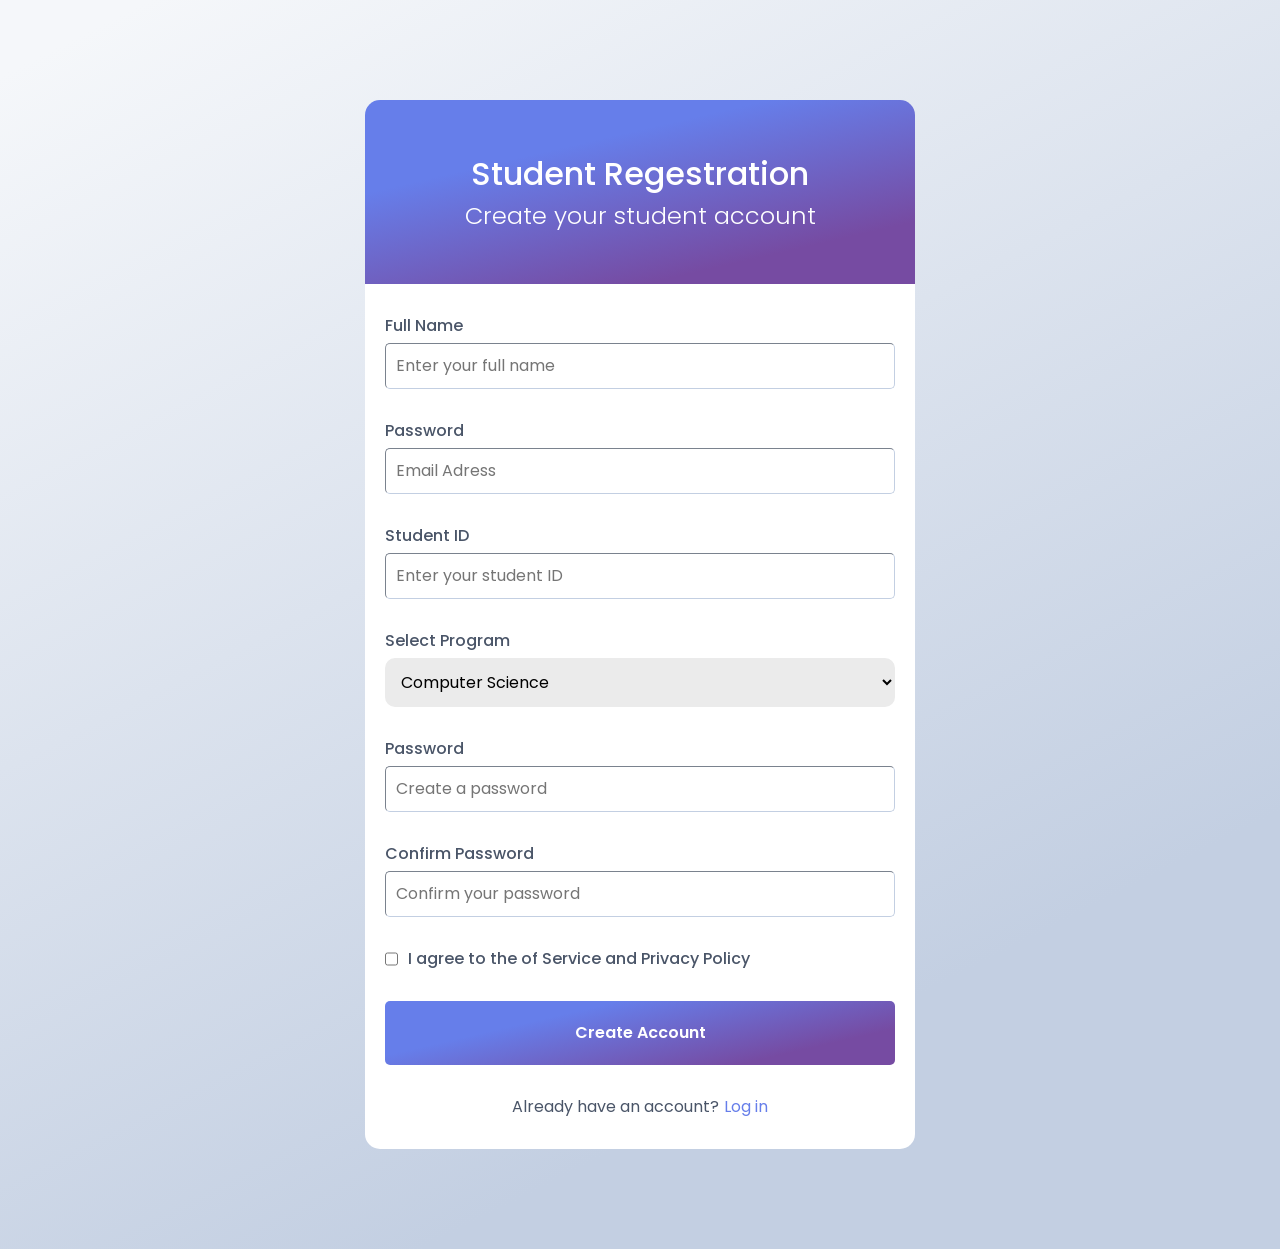
<file: register.html>
<!DOCTYPE html>
<html lang="en">
<head>
    <meta charset="UTF-8">
    <meta name="viewport" content="width=device-width, initial-scale=1.0">
    <link rel="stylesheet" href="style.css">
    <link rel="stylesheet" href="styles.css">
    <link rel="preconnect" href="https://fonts.googleapis.com">
    <link rel="preconnect" href="https://fonts.gstatic.com" crossorigin>
    <link href="https://fonts.googleapis.com/css2?family=Open+Sans:ital,wght@0,300..800;1,300..800&family=Poppins:ital,wght@0,100;0,200;0,300;0,400;0,500;0,600;0,700;0,800;0,900;1,100;1,200;1,300;1,400;1,500;1,600;1,700;1,800;1,900&family=Roboto:ital,wght@0,100..900;1,100..900&display=swap" rel="stylesheet">
    <title>register</title>
</head>
<body>
    <div class="box">
        <header>
            <h1>Student Regestration</h1>
            <h2>Create your student account</h2>
        </header>
        <main>
            <form action="/api/register" method="post">
                <div class="input-field">
                    <label for="name">Full Name</label>
                    <input type="name" placeholder="Enter your full name">
                </div>
                <div class="input-field">
                    <label for="emal"> Password </label>
                    <input type="email" placeholder="Email Adress">
                </div>
                <div class="input-field">
                    <label for="ID"> Student ID </label>
                    <input type="ID" placeholder="Enter your student ID">
                </div>
                <div class="stud_id">
                    <label>Select Program</label>
    
                    <select class="choose">
                        <placeholder="Choose your programm"></placeholder>
                        <option value="value1">Computer Science</option>
                        <option value="value2">Engineering</option>
                        <option value="value3">Business</option>
                        <option value="value4">Arts & Humanities</option>
                        <option value="value5">Science</option>
                      </select>
                </div>
                <div class="input-field">
                    <label for="password"> Password</label>
                    <input type="password" placeholder="Create a password">
                </div>
                <div class="input-field">
                    <label for="password"> Confirm Password </label>
                    <input type="password" placeholder="Confirm your password">
                </div>
                <div class="Privacy">
                    <input type="checkbox" id="checkbox">
                    <label for="checkbox">I agree to the of Service and Privacy Policy</label>
                </div>               
            </from>
            <button>Create Account</button>
            <div class="register">
                <p>Already have an account?</p>
                <a class="ht" href="index.html">Log in</a>
            </div>
        </main>
    </div>
</body>
</html>
</file>
<file: style.css>
* {
  box-sizing: border-box;
  margin: 0;
  padding: 0;
  font-family: Poppins;
  color: #fff;
}

body {
  display: flex;
  flex-direction: column;
  justify-content: center;
  align-items: center;
  background: rgb(245, 247, 250);
  background: linear-gradient(153deg, rgba(245, 247, 250, 1) 4%, rgba(195, 207, 226, 1) 77%);
}

main {
  background-color: #fff;
  padding: 30px 20px;
  border-radius: 0 0 15px 15px;
}

header {
  background: rgb(102, 126, 234);
  background: linear-gradient(167deg, rgba(102, 126, 234, 1) 30%, rgba(118, 75, 162, 1) 80%);
  border-radius: 15px 15px 0 0;
  text-align: center;
  padding: 50px 80px;
}


h1 {
  font-weight: 500;
}

h2 {
  font-weight: 300;
}


.line {
  margin-top: 15px;
  display: flex;
  align-items: center;
  text-align: center;
}

.line::before,
.line::after {
  content: "";
  flex: 1;
  height: 1px;
  background-color: #c3cfe2;
  margin: 0 10px;
}

.line p {
  margin: 0;
  color: #c3cfe2;
}

.a {
  color: #667eea;
  text-decoration: none;
  margin-left: auto;
}

h3 {
  font-size: 13pt;
  font-weight: 500;
  color: #4a5568;
}

p{
  color: #4a5568;
}

.input-field {
  display: flex;
  flex-direction: column;
  gap: 5px;
}

.remember {
  display: flex;
  justify-content: space-between;
  align-items: center;
  gap: 5px;
}



label {
  color: #4a5568;
  font-weight: 500;
}

form {
  display: flex;
  flex-direction: column;
  gap: 30px;
}


.box {
  display: flex;
  flex-direction: column;
  width: 550px;
  padding: 100px 0;
}

input {
  padding: 10px;
  border-color: #c3cfe2;
  color: #000;
  border-width: 1px;
  border-radius: 5px;
}

input:focus {
  border-color: #667eea;
  outline: none;
  box-shadow: 1px 1px 5px 2px rgb(177, 177, 177);
}

button {
  background: rgb(102, 126, 234);
  background: linear-gradient(167deg, rgba(102, 126, 234, 1) 30%, rgba(118, 75, 162, 1) 80%);
  border: none;
  padding: 20px;
  border-radius: 5px;
  font-weight: 600;
}

button:hover {
  transform: translate(0px, -3px);
  transition: 0.3s ease-out;
  box-shadow: 1px 1px 5px 2px rgb(177, 177, 177);
}

img {
  width: 30px;
}

.company{
  border: solid 1px #c3cfe2;
  padding: 15px;
  background-color: #f5f7fa;
  border-radius: 100%;
}

.logo {
  display: flex;
  flex-direction: row;
  justify-content: center;
  gap: 15px;
}

.register{
  display: flex;
  flex-direction: row;
  justify-content: center;
  gap: 5px;
}

.ht{
  color: #667eea;
  text-decoration: none;
}

.stud_id{
  display: flex;
  flex-direction: column;
  gap: 5px;
  
}

.choose {
  color: #000;
  background-color: #ebebeb;
  outline: none;
  border: none;
  padding: 1.2rem;
  border-radius: 1rem;
}

option{
  color: #000;
}

.Privacy{
  display: flex;
  gap: 10px;
}
</file>
<file: styles.css>
:root { --variable: value; }

*,
*::before,
*::after {
    box-sizing: border-box;
    margin: 0;
    padding: 0;

}

html {
  -moz-text-size-adjust: none;
  -webkit-text-size-adjust: none;
  text-size-adjust: none;
  font-size: 62.5%;
}

body, h1, h2, h3, h4, p,
figure, blockquote, dl, dd {
  margin-block: 0;
}

ul[role='list'],
ol[role='list'] {
  list-style: none;
}

body {
  min-height: 100vh;
  line-height: 1.5;
  font-size: 1.6rem;
}

h1, h2, h3, h4,
button, input, label {
  line-height: 1.5;
}

h1, h2,
h3, h4 {
  text-wrap: balance;
}

a:not([class]) {
  text-decoration-skip-ink: auto;
  color: currentColor;
}

img,
picture {
  max-width: 100%;
  display: block;
}

input, button,
textarea, select {
  font-family: inherit;
  font-size: inherit;
}

textarea:not([rows]) {
  min-height: 10em;
}

:target {
  scroll-margin-block: 5ex;
}
</file>
